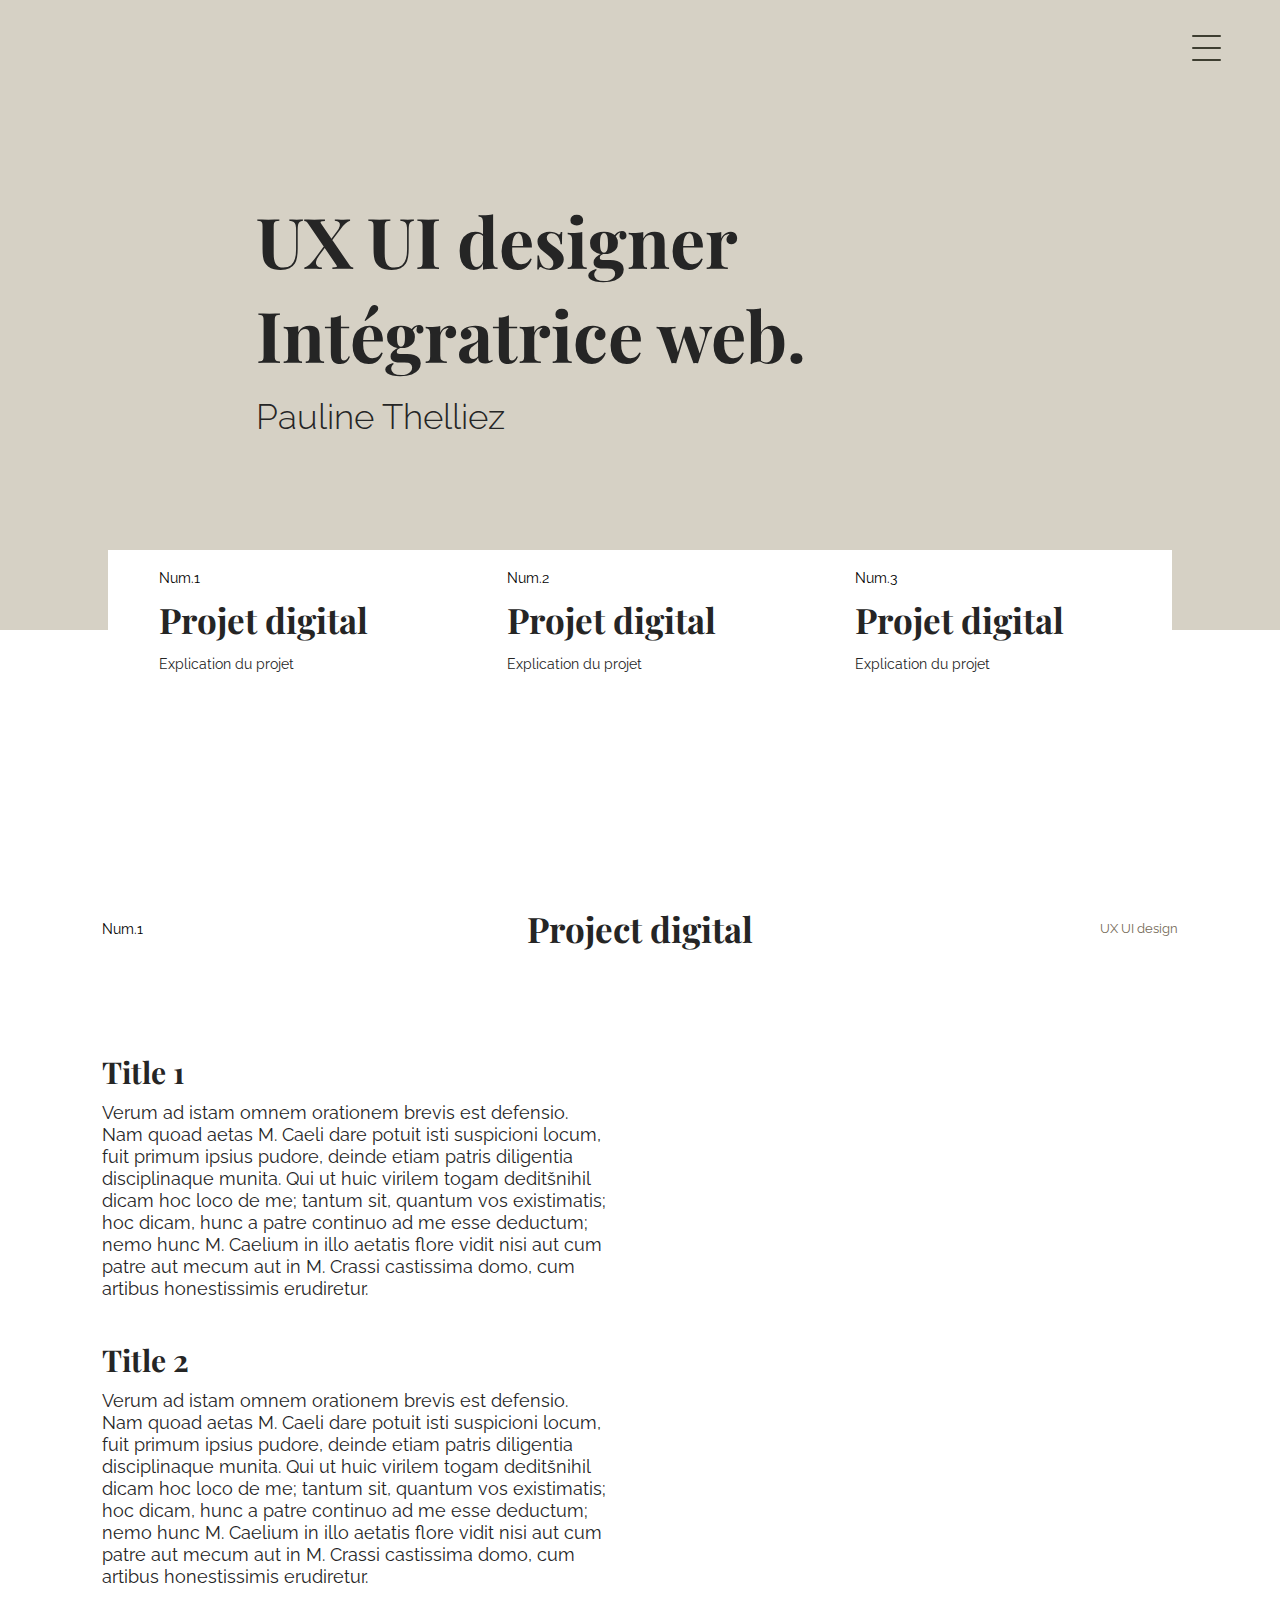
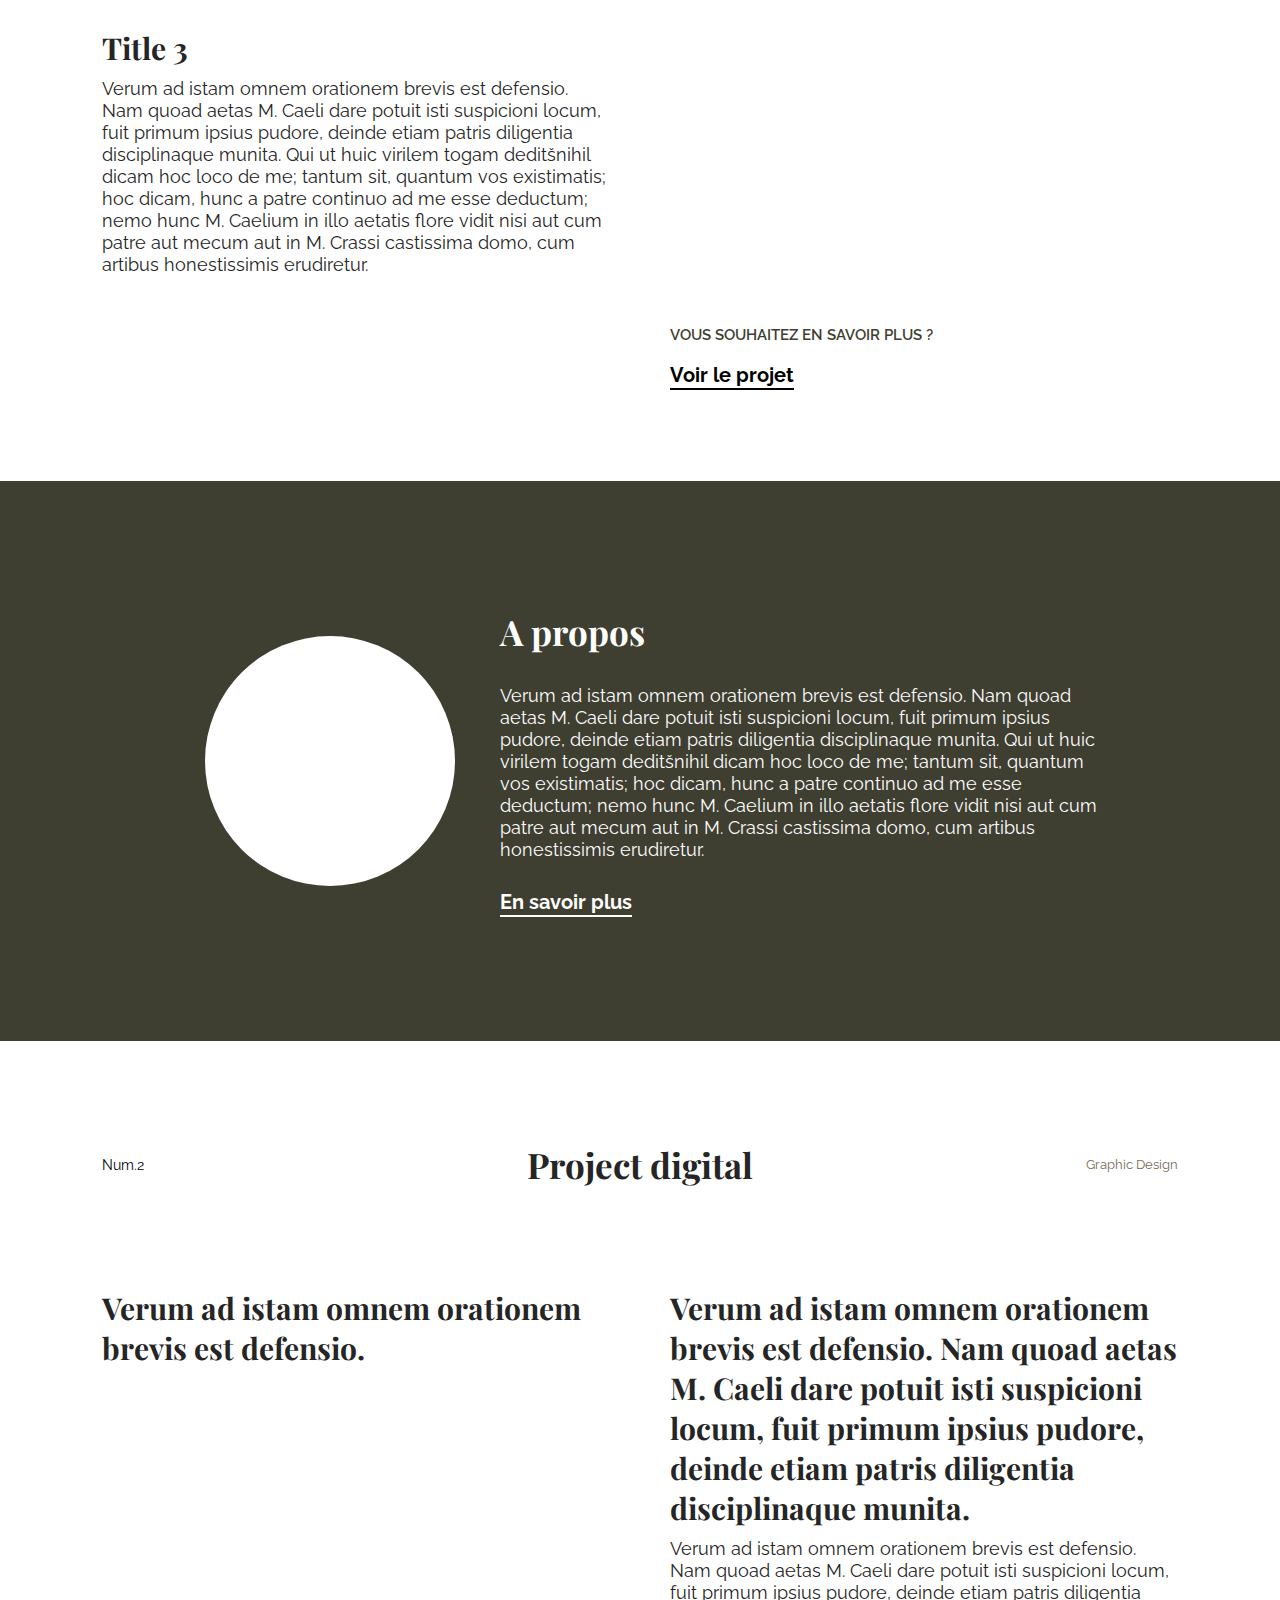
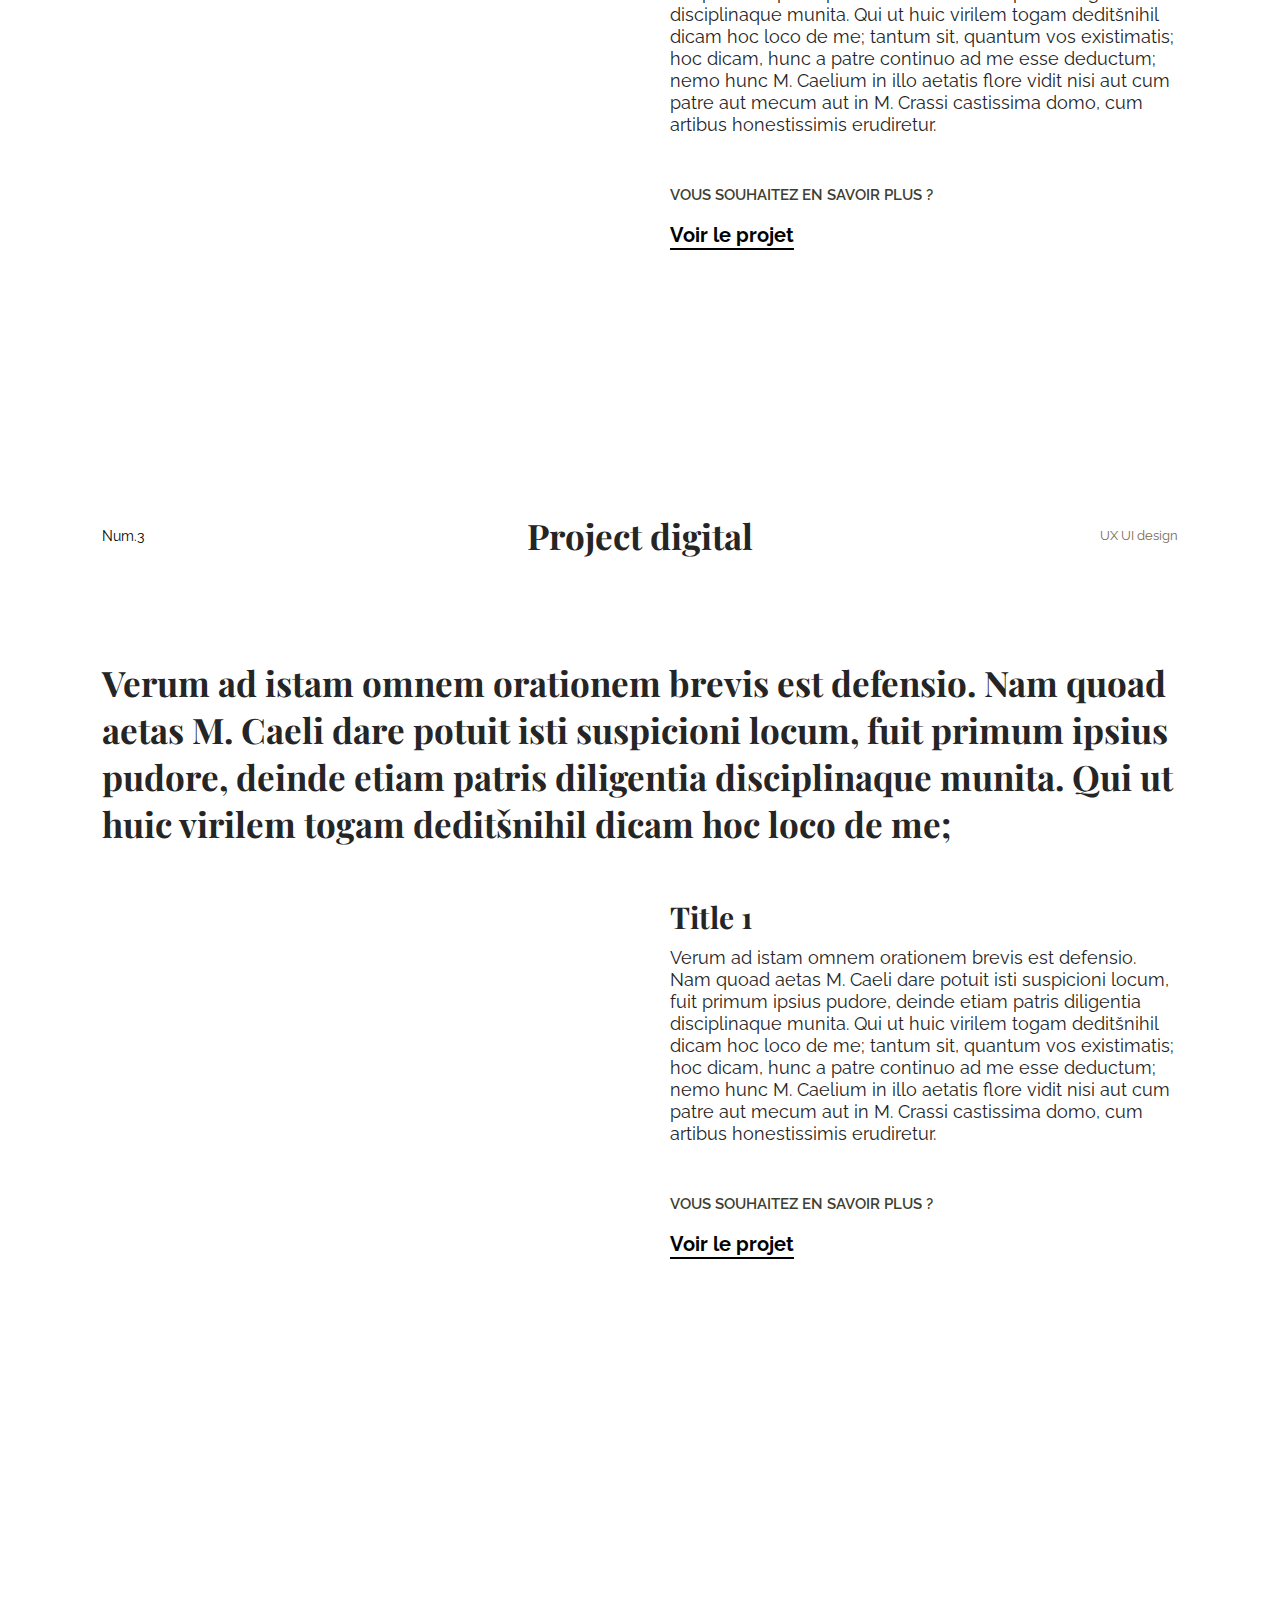
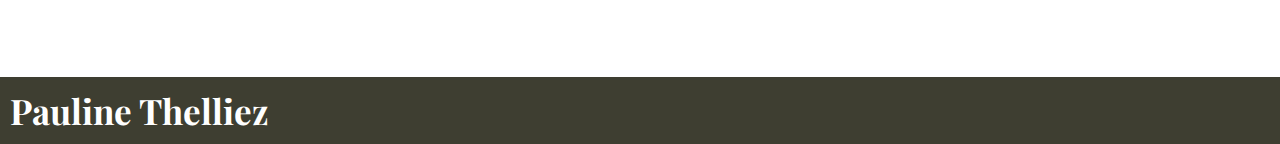
<file: index.html>
<!DOCTYPE html>
<html lang="fr">
  <head>
    <title>Portfolio | Pauline Thz</title>

    <meta charset="UTF-8" />
    <meta name="viewport" content="width=device-width, initial-scale=1" />

    <!--FONTS-->
    <link rel="preconnect" href="https://fonts.googleapis.com" />
    <link rel="preconnect" href="https://fonts.gstatic.com" crossorigin />
    <link
      href="https://fonts.googleapis.com/css2?family=Playfair+Display:ital,wght@0,400..900;1,400..900&family=Raleway:ital,wght@0,100..900;1,100..900&display=swap"
      rel="stylesheet"
    />

    <!--STYLE-->
    <link rel="stylesheet" href="./css/style.css" />
    <link rel="stylesheet" href="./css/animate.css" />
    <script src="./js/jquery-3.7.1.min.js"></script>
    <script src="./js/wow.min.js"></script>

    <script>
      new WOW().init();
    </script>
  </head>

  <body>
      <header class="header" id="header">
          <nav class="nav-bar">
            <div class="toggle-menu">
              <div class="line line1"></div>
              <div class="line line2"></div>
              <div class="line line3"></div>
            </div>
            <ul class="nav-list">
              <li class="nav-list-item"><a href="" class="nav-link">Accueil</a></li>
              <li class="nav-list-item"><a href="" class="nav-link">A propos</a></li>
              <li class="nav-list-item">
                <a href="" class="nav-link">Projets</a>
              </li>
              <li class="nav-list-item">
                <a href="" class="nav-link">Contact</a>
              </li>
            </ul>
          </nav>
          <div>

       
    </header>
    <main class="home">
      <div class="main-txt fadeInDown">
       <h1>UX UI designer <br> Intégratrice web.</h1>
        <h2 class="name">Pauline Thelliez</h2>
      </div>
    </main>
    <section class="block-project" id="block-project">
       <div class="item-project" id="item-project-1">
        <label>Num.1</label>
        <div class="title-project">
          <h2 class="btn">Projet digital</h2>
          <svg class="arrow" viewBox="0 0 23 13" ><polygon style="stroke:black" points="17.4,1 16.6,1.7 21.1,6 1,6 1,7.1 21.1,7.1 16.7,11.3 17.5,12 23,6.5 "></polygon></svg>
        </div>
        <p>Explication du projet</p>
       </div>
       <div class="item-project" id="item-project-2">
        <label>Num.2</label>
        <div class="title-project">
          <h2 class="btn">Projet digital</h2>
          <svg class="arrow" viewBox="0 0 23 13" ><polygon style="stroke:black" points="17.4,1 16.6,1.7 21.1,6 1,6 1,7.1 21.1,7.1 16.7,11.3 17.5,12 23,6.5 "></polygon></svg>
        </div>
        <p>Explication du projet</p>
       </div>
       <div class="item-project" id="item-project-3">
        <label>Num.3</label>
        <div class="title-project">
          <h2 class="btn">Projet digital</h2>
          <svg class="arrow" viewBox="0 0 23 13" ><polygon style="stroke:black" points="17.4,1 16.6,1.7 21.1,6 1,6 1,7.1 21.1,7.1 16.7,11.3 17.5,12 23,6.5 "></polygon></svg>
        </div>
        <p>Explication du projet</p>
       </div>
    </section>
    <section class="resume-project" id="resume-project"> 
      <article class="item-resume" id="item-resume-1">
        <div class='head-resume'>
          <label>Num.1</label>
          <h2>Project digital</h2>
          <p class='category'>UX UI design </p>
        </div>
        <div class="details-resume">
          <div class="left">
            <div class="arg">
            <h3>Title 1</h3>
            <p>Verum ad istam omnem orationem brevis est defensio. Nam quoad aetas M. Caeli dare potuit isti suspicioni locum, fuit primum ipsius pudore, deinde etiam patris diligentia disciplinaque munita. Qui ut huic virilem togam deditšnihil dicam hoc loco de me; tantum sit, quantum vos existimatis; hoc dicam, hunc a patre continuo ad me esse deductum; nemo hunc M. Caelium in illo aetatis flore vidit nisi aut cum patre aut mecum aut in M. Crassi castissima domo, cum artibus honestissimis erudiretur.
            </p>
          </div>
          <div class="arg">
            <h3>Title 2</h3>
            <p>Verum ad istam omnem orationem brevis est defensio. Nam quoad aetas M. Caeli dare potuit isti suspicioni locum, fuit primum ipsius pudore, deinde etiam patris diligentia disciplinaque munita. Qui ut huic virilem togam deditšnihil dicam hoc loco de me; tantum sit, quantum vos existimatis; hoc dicam, hunc a patre continuo ad me esse deductum; nemo hunc M. Caelium in illo aetatis flore vidit nisi aut cum patre aut mecum aut in M. Crassi castissima domo, cum artibus honestissimis erudiretur.
            </p>    
          </div>
          <div class="arg">
            <h3>Title 3</h3>
            <p>Verum ad istam omnem orationem brevis est defensio. Nam quoad aetas M. Caeli dare potuit isti suspicioni locum, fuit primum ipsius pudore, deinde etiam patris diligentia disciplinaque munita. Qui ut huic virilem togam deditšnihil dicam hoc loco de me; tantum sit, quantum vos existimatis; hoc dicam, hunc a patre continuo ad me esse deductum; nemo hunc M. Caelium in illo aetatis flore vidit nisi aut cum patre aut mecum aut in M. Crassi castissima domo, cum artibus honestissimis erudiretur.
            </p>
          </div>
          </div>
          <div class="right">
            <div class="image parallax"></div>
            <div class="cta-resume">
              <label>Vous souhaitez en savoir plus ?</label>
               <a href="#" class="btn-underline"><span>Voir le projet</span></a>
            </div>
        </div>
      </div>
      </article>
      <div class="banner">
        <div class="details-profil">
          <div class="left-profil">
            <div class="image profil"></div>
          </div>
          <div class="right-profil">
            <div class="arg">
              <h2>A propos</h2>
              <p>Verum ad istam omnem orationem brevis est defensio. Nam quoad aetas M. Caeli dare potuit isti suspicioni locum, fuit primum ipsius pudore, deinde etiam patris diligentia disciplinaque munita. Qui ut huic virilem togam deditšnihil dicam hoc loco de me; tantum sit, quantum vos existimatis; hoc dicam, hunc a patre continuo ad me esse deductum; nemo hunc M. Caelium in illo aetatis flore vidit nisi aut cum patre aut mecum aut in M. Crassi castissima domo, cum artibus honestissimis erudiretur.
              </p>
               <a href="./about.html" class="btn-underline"><span>En savoir plus</span></a>
            </div>
        </div>
      </div>
    </div>
      <article class="item-resume" id="item-resume-2">
        <div class='head-resume'>
          <label class="">Num.2</label>
          <h2>Project digital</h2>
          <p class='category'>Graphic Design </p>
        </div>
        <div class="details-resume">
          <div class="left">
            <div class="arg">
            <h3>Verum ad istam omnem orationem brevis est defensio.</h3>
            <div class="image parallax_2"></div>
            </div>
          </div>
          <div class="right">
            <div class="arg">
              <h3>Verum ad istam omnem orationem brevis est defensio. Nam quoad aetas M. Caeli dare potuit isti suspicioni locum, fuit primum ipsius pudore, deinde etiam patris diligentia disciplinaque munita.</h3>    
              <p>Verum ad istam omnem orationem brevis est defensio. Nam quoad aetas M. Caeli dare potuit isti suspicioni locum, fuit primum ipsius pudore, deinde etiam patris diligentia disciplinaque munita. Qui ut huic virilem togam deditšnihil dicam hoc loco de me; tantum sit, quantum vos existimatis; hoc dicam, hunc a patre continuo ad me esse deductum; nemo hunc M. Caelium in illo aetatis flore vidit nisi aut cum patre aut mecum aut in M. Crassi castissima domo, cum artibus honestissimis erudiretur.
              </p>
            </div>
    
            <div class="cta-resume">
              <label>Vous souhaitez en savoir plus ?</label>
               <a href="./projets/projet_1.html" class="btn-underline"><span>Voir le projet</span></a>
            </div>
        </div>
    
      </article>  
      <article class="item-resume" id="item-resume-3">
        <div class='head-resume'>
          <label>Num.3</label>
          <h2>Project digital</h2>
          <p class='category'>UX UI design </p>
        </div>
        <div class="subhead-resume">
          <h2>Verum ad istam omnem orationem brevis est defensio. Nam quoad aetas M. Caeli dare potuit isti suspicioni locum, 
            fuit primum ipsius pudore, deinde etiam patris diligentia disciplinaque munita. Qui ut huic virilem togam deditšnihil dicam hoc loco de me; 
          </h2>
        </div>
          <div class="details-resume ">
          <div class="left">
            <div class="image parallax"></div>
          </div>
          <div class="right">
            <div class="arg">
              <h3>Title 1</h3>
              <p>Verum ad istam omnem orationem brevis est defensio. Nam quoad aetas M. Caeli dare potuit isti suspicioni locum, fuit primum ipsius pudore, deinde etiam patris diligentia disciplinaque munita. Qui ut huic virilem togam deditšnihil dicam hoc loco de me; tantum sit, quantum vos existimatis; hoc dicam, hunc a patre continuo ad me esse deductum; nemo hunc M. Caelium in illo aetatis flore vidit nisi aut cum patre aut mecum aut in M. Crassi castissima domo, cum artibus honestissimis erudiretur.
              </p>
            </div>
            <div class="cta-resume">
              <label>Vous souhaitez en savoir plus ?</label>
               <a href="#" class="btn-underline"><span>Voir le projet</span></a>
            </div>
        </div>
      </div>
      </article>
    
    </section>
    <footer class="footer" id="footer">
      <h2>Pauline Thelliez</h2>
    </footer>

    <!--script-->
    <script src="https://code.jquery.com/jquery-3.6.0.min.js"></script>
    <script src="./js/style.js"></script>
  </body>
</html>
</file>
<file: css/style.css>
/*This stylesheet is a private propriety*/
:root {
  --kelp: #3e3e31;
  --coffee: #756a57;
  --swirl: #d6d1c5;
  --ebb: #f3f0f1;
  --title: "Playfair Display", "Time New Romance", sans-serif;
  --paragraphe: "Raleway", "Arial", sans-serif;
}

* {
  max-width: 100%;
}
body {
  margin: 0;
  padding: 0;
  overflow-x: hidden;
}

h1,
h2,
h3,
h4,
h5,
h6 {
  font-family: var(--title);
  color: #252525;
  margin: 0;
}

h1 {
  margin-bottom: 15px;
  font-size: 50px;
}
@media (min-width: 548px) {
  h1 {
    font-size: 70px;
  }
}
h2 {
  font-size: 35px;
}
h3 {
  font-size: 30px;
}
p,
a{
  font-family: var(--paragraphe);
  font-size: 18px;
  line-height:22px;
  color: #252525;
  margin: 0;
  text-decoration: none;
}
li {
  font-family: var(--paragraphe);
  font-size: 18px;
  line-height:32px;
  color: #252525;
  margin: 0;
  text-decoration: none;
}
.name{
  font-family: var(--paragraphe);
  font-weight: 300;
}
label {
  font-family: var(--paragraphe);
  font-size: 14px;
}

/*HEADER NAV*/

.nav-bar {
  position: fixed;
  background-color: var(--swirl);
  top: 0;
  right: -100%;
  height: 100vh;
  width: 100%;
  display: flex;
  justify-content: center;
  align-items: center;
  transition: 0.5s ease-out;
  z-index: 9999;
}
.toggle {
  right: 0;
}
.toggle-menu {
  position: fixed;
  top: 2rem;
  right: 2rem;
  gap: 10px;
  width: 3rem;
  height: 1.6rem;
  display: flex;
  flex-direction: column;
  justify-content: space-around;
  padding: 0.2rem 0.5rem;
  border-radius: 0.5rem;
}

.toggle .toggle-menu {
  gap: 0;
}
.line {
  width: 60%;
  height: 2px;
  border-radius: 5px;
  background-color: var(--kelp);
  transition: 0.2s ease-out;
}
.toggle .line1 {
  height: 1;
  transform: scale(0.9) rotateZ(-45deg) translate(-6px, 4px);
}
.toggle .line2 {
  display: none;
}
.toggle .line3 {
  transform: scale(0.9) rotateZ(45deg) translate(-6px, -4px);
}

.nav-list {
  list-style: none;
}
.nav-list-item {
  text-align: center;
  padding: 1rem 0;
}
.nav-link {
  color: #fff;
  font-size: 2.2rem;
  text-decoration: none;
  position: relative;
  padding-bottom: 0.4rem;
}
.nav-link::before {
  position: absolute;
  content: "";
  left: 0;
  bottom: 0;
  width: 100%;
  height: 1px;
  background-color: var(--ebb);
  transform: scaleX(0);
  transition: 0.4s ease-in-out;
  transform-origin: left;
}
.nav-link:hover::before {
  transform: scaleX(1);
}

/*MAIN*/
main.home {
  height: 70vh;
  display: flex;
  align-items: left;
  flex-direction: column;
  justify-content: center;
  background: var(--swirl);
}

.main-txt {
  margin-left: 20%;
}
@media (max-width: 548px) {
  .main-txt {
    margin: auto !important;
  }
}
.main .btn {
  border: none;
  font-size: 1.3rem;
  background: none;
  position: relative;
  cursor: pointer;
}
.btn:after {
  transform: scaleX(1);
  transform-origin: left center;
  content: "";
  position: absolute;
  bottom: -4px;
  left: 0;
  width: 100%;
  height: 2px;
  background: currentColor;
  transform: scaleX(0);
  transform-origin: right center;
  transition: transform 0.6s cubic-bezier(0.19, 1, 0.22, 1);
}
.btn:hover:after {
  transform: scaleX(1);
  transform-origin: left center;
}

/*BLOCK PROJECT*/
.block-project {
  display: flex;
  align-items: baseline;
  gap: 20px;
  padding: 0 20px;
  max-width: 1200px;
  position: relative;
  top: -80px;
  margin: auto;
  background-color: white;
  justify-content: space-between;
  width: 80%;
}
@media (max-width: 830px) {
  .block-project {
    flex-direction: column;
    width: 70%;
  }
}
.item-project {
  padding: 20px 0 50px;
  width: auto;
  display: flex;
  margin: auto;
  gap: 10px;
  flex-direction: column;
}
.title-project {
  display: flex;
  align-items: center;
  gap: 20px;
  cursor: pointer;
}
.item-project h2 {
  position: relative;
}
.arrow {
  visibility: hidden;
  opacity: 0;
  transform: matrix(1, 0, 0, 1, 0, 0);
  display: inline-block;
  vertical-align: middle;
  width: 22px;
  height: 16px;
  margin-left: 15px;
  transition: all ease-in 0.4s;
}
.item-project:hover .arrow {
  opacity: 1 !important;
  transform: matrix(1, 0, 0, 1, 10, 0);
  visibility: inherit !important;
}
.item-project p {
  font-size: 14px;
  font-family: var(--paragraphe);
}

/*RESUME*/
article {
  padding-inline: 8%;
  padding-bottom: 165px;
  overflow: hidden;
}
.category {
  color: var(--coffee);
  font-size: 13px;
}

.head-resume {
  display: flex;
  align-items: center;
  justify-content: space-between;
  padding-bottom: 100px;
  padding-top: 100px;
}
.head-resume label {
  width: 25%;
}
.head-resume .category {
  width: 25%;
  text-align: end;
}
.head-resume h2 {
  width: 50%;
  text-align: center;
}
.subhead-resume {
  display: flex;
  flex-direction: column;
  align-items: baseline;
  gap: 50px;
  margin-bottom: 50px;
}
.details-resume {
  position: relative;
  display: flex;
  justify-content: space-between;
}

.left {
  width: 50%;
  padding-right: 60px;
  display: flex;
  flex-direction: column;
  justify-content: space-between;
  gap: 40px;
}

.arg {
  flex-direction: column;
  gap: 10px;
  display: flex;
}

.right {
  width: 50%;
}
.image.parallax {
  background-image: url(https://arkshelter.bbriel.me/assets/images/home-02.webp);
  opacity: 1;
  background-repeat: no-repeat;
  background-position: 50%;
  background-size: cover;
  width: 100%;
  height: 100%;
  min-height: 350px;
}
.image.parallax_2 {
  background-image: url(https://arkshelter.bbriel.me/assets/images/home-02.webp);
  opacity: 1;
  background-repeat: no-repeat;
  background-position: 50%;
  background-size: cover;
  width: 100%;
  height: 100%;
  margin: 30px 30px 30px 0;
  min-height: 350px;
}

.cta-resume {
  position: relative;
  display: flex;
  flex-direction: column;
  width: fit-content;
  padding-top: 50px;
  gap: 20px;
}
.cta-resume label {
  text-transform: uppercase;
  font-size: 15px;
  color: var(--kelp);
  font-weight: 600;
}
.btn-underline {
  position: relative;
  display: inline-block;
  text-decoration: none;
  color: #000;
}

.btn-underline span {
  position: relative;
  display: inline-block;
  text-decoration: none;
  font-weight: 700;
  font-size: 20px;
}

.btn-underline span:after,
.btn-underline span:before {
  content: "";
  width: 100%;
  height: 2px;
  position: absolute;
  bottom: -4px;
  left: 0;
  background: currentColor;
  transition: transform 0.6s cubic-bezier(0.77, 0, 0.175, 1);
}

.btn-underline span:before {
  transform: scaleX(1);
  transform-origin: left center;
  transition-delay: 0.1s;
}

.btn-underline span:after,
.btn-underline:hover span:before {
  transform: scaleX(0);
  transform-origin: right center;
  transition-delay: 0s;
}

.btn-underline:hover span:after {
  transform: scaleX(1);
  transform-origin: left center;
  transition-delay: 0.1s;
}

@media (max-width: 920px) {
  .details-resume {
    flex-wrap: wrap;
  }
  .left,
  .right {
    width: 100% !important;
  }
  .left {
    padding-right: 20px !important;
  }
  .right {
    margin-top: 30px;
  }
  .image.parallax_2 {
    margin: 30px 0;
  }
}

@media (max-width: 600px) {
  article {
    padding-inline: 25px !important;
  }
  .head-resume {
    flex-direction: column;
    flex-direction: column;
    gap: 20px;
    align-items: baseline;
  }
  .head-resume > * {
    width: 100% !important;
    text-align: left !important;
  }
}
/*BANNER*/

.banner {
  background-color: #3e3e31;
  min-height: 400px;
  padding-block: 80px;
  margin-top: 40px;
  width: 100%;
  display: flex;
  align-items: center;
  }
  .banner h2, .banner p, .banner a {
    color: white!important;
  } 

.details-profil {
  display: flex;
  justify-content: center;
  gap: 20px;
  max-width: 1200px;
  margin: auto;
  align-items: center;
}
.left-profil{
  display: flex;
  align-items: center;
  flex-direction: column;
  width: 25%;
  min-width: 255px;
}
.right-profil {
  display: flex;
  align-items: center;
  flex-direction: column;
  width: 50%;
}
.right-profil .arg{
  gap: 30px;
}

.image.profil {
  background: white;
  opacity: 1;
  width: 250px;
  height: 250px;
  border-radius: 100%;
}
@media (max-width:600px){
.details-profil{
  flex-wrap: wrap;
  gap: 20px;
}
.left-profil, .right-profil{
  width: 100%;
}
.right-profil{
  padding-inline: 20px;

}
.left-profil{
  justify-content: center;
  align-items: center;
}
.image.profil {
  width: 150px;
  height: 150px;
}
}
/*FOOTER*/
footer {
  background-color: var(--kelp);
  width: 100%;
  padding: 10px;
  margin-top: 20%;
  position: absolute;
}
footer > * {
  color: white;
}
</file>
